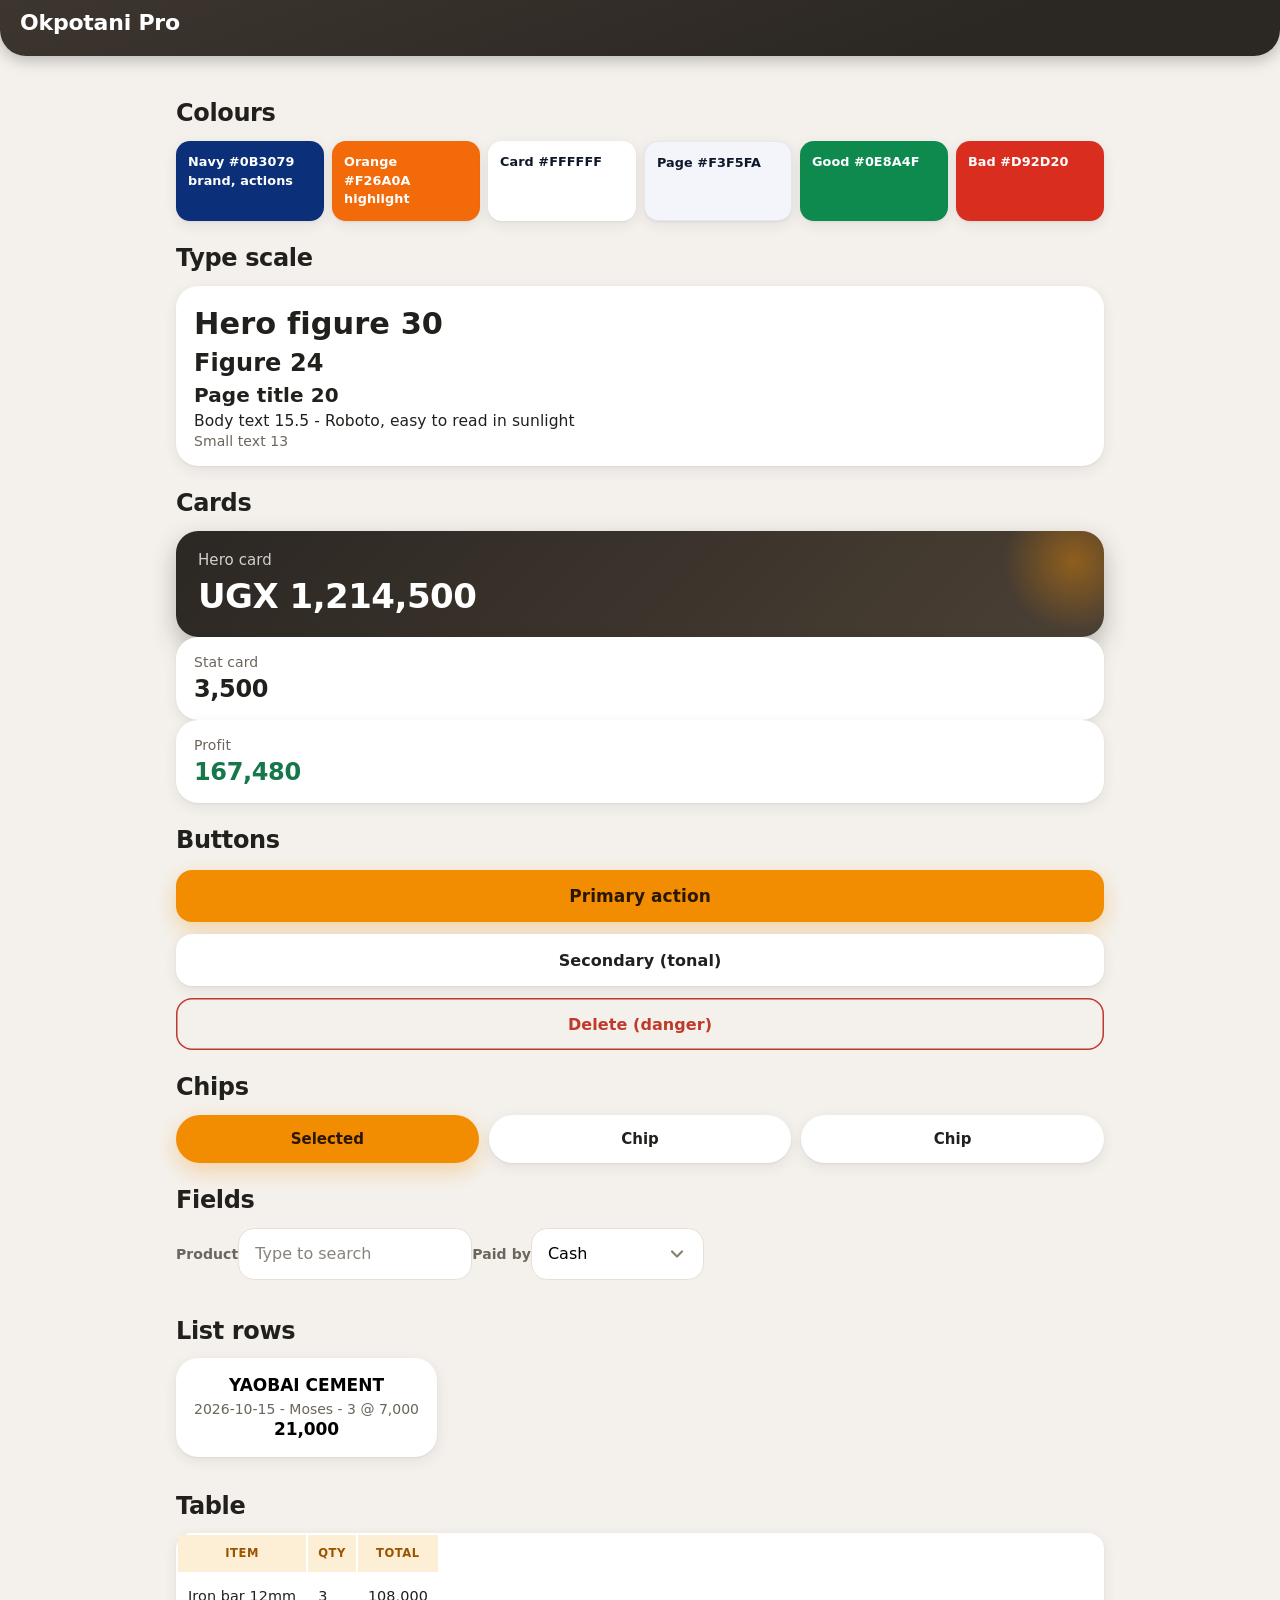
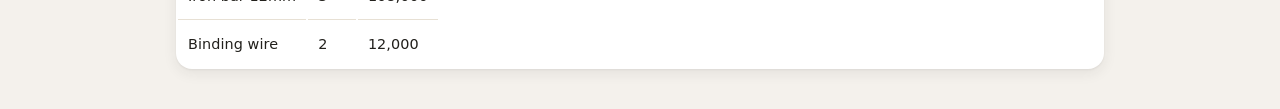
<file: style-guide.html>
<!DOCTYPE html><html lang="en"><head><meta charset="utf-8"><meta name="viewport" content="width=device-width,initial-scale=1">
<title>Okpotani Pro - style guide</title>
<style>:root{box-sizing:border-box}*{box-sizing:border-box}html,body{margin:0}body{display:block;background:var(--bg);color:var(--ink)}main{padding:16px 16px 40px;max-width:820px;margin:0 auto}
.sw{display:flex;gap:8px;flex-wrap:wrap}.sw div{flex:1 1 120px;border-radius:14px;padding:12px;font-size:.8rem;font-weight:600;min-height:64px;box-shadow:var(--shadow1)}</style>
<link rel="stylesheet" href="./theme.css"></head><body>
<header><h1>Okpotani Pro</h1><small>Design system v1 - colours, type and components</small></header>
<main>
<h2>Colours</h2><div class="sw"><div style="background:#0B3079;color:#fff">Navy #0B3079<br>brand, actions</div><div style="background:#F26A0A;color:#fff">Orange #F26A0A<br>highlight</div><div style="background:#fff;color:#0F172A">Card #FFFFFF</div><div style="background:#F3F5FA;color:#0F172A;border:1px solid #E3E8F1">Page #F3F5FA</div><div style="background:#0E8A4F;color:#fff">Good #0E8A4F</div><div style="background:#D92D20;color:#fff">Bad #D92D20</div></div>
<h2>Type scale</h2><div class="stat"><div style="font-size:1.9rem;font-weight:700">Hero figure 30</div><div style="font-size:1.5rem;font-weight:700">Figure 24</div><div style="font-size:1.25rem;font-weight:700">Page title 20</div><div style="font-size:.97rem">Body text 15.5 - Roboto, easy to read in sunlight</div><small>Small text 13</small></div>
<h2>Cards</h2><div class="cards"><div class="stat wide"><small>Hero card</small><span class="num">UGX 1,214,500</span></div><div class="stat"><small>Stat card</small><span class="num">3,500</span></div><div class="stat"><small>Profit</small><span class="num" style="color:var(--ok)">167,480</span></div></div>
<h2>Buttons</h2><button class="btn big">Primary action</button><button class="btn">Secondary (tonal)</button><button class="btn del">Delete (danger)</button>
<h2>Chips</h2><div class="seg"><button class="on">Selected</button><button>Chip</button><button>Chip</button></div>
<h2>Fields</h2><label>Product</label><input placeholder="Type to search"><label>Paid by</label><select><option>Cash</option><option>Mobile Money</option></select>
<h2>List rows</h2><button class="item"><span class="nm"><b>YAOBAI CEMENT</b><small>2026-10-15 - Moses - 3 @ 7,000</small></span><span class="pr">21,000</span></button>
<h2>Table</h2><div class="tw"><table><tr><th>Item</th><th>Qty</th><th>Total</th></tr><tr><td>Iron bar 12mm</td><td>3</td><td>108,000</td></tr><tr><td>Binding wire</td><td>2</td><td>12,000</td></tr></table></div>
</main></body></html>
</file>
<file: theme.css>
/* =====================================================================
   OKPOTANI HARDWARE - design system (theme.css)
   One file controls the whole look of the app: colours, type, shapes,
   shadows and motion. Delete the <link> to theme.css in index.html to go
   back to the plain look. Receipts, PDFs and printouts do not depend on it.

   COLOUR  Dark brown #2B2723 (header, hero)  |  Orange #F28C00 (actions, active)
   TYPE    Roboto / system UI.  Page title 22 | card label 17 | body 15.5 | grey note 14
   SHAPE   Corners 12 / 16 / 22 / 28.  Touch targets at least 44 px.
   SIZE    All sizes use rem, so Setup > Appearance > Text size scales them.
   ===================================================================== */

:root{
  --acc:#F28C00; --acc2:#F28C00; --accink:#2A1700; --acct:#9A5400;
  --bg:#F4F1EC; --card:#FFFFFF; --ink:#22201C; --mut:#6B655B; --line:#E7E0D4;
  --head:#2B2723; --head2:#3D362F; --headink:#fff; --ok:#16774B; --bad:#C0392B;
  --tint:#FDEED6; --ic:#2B2723; --ring:rgba(242,140,0,.38);
  --hero1:#2B2723; --hero2:#4B4034;
  --shadow1:0 1px 2px rgba(43,39,35,.06),0 4px 14px rgba(43,39,35,.08);
  --shadow2:0 8px 22px rgba(242,140,0,.30);
  --r-sm:12px; --r:16px; --r-lg:22px; --r-xl:28px;
  --ts:1;
  --font:Roboto,"Google Sans",system-ui,-apple-system,"Segoe UI",sans-serif;
  padding-top:0!important; padding-bottom:0!important;
}
@media(prefers-color-scheme:dark){:root:not([data-theme="light"]){
  --acc:#F28C00; --accink:#2A1700; --acct:#FFB454;
  --bg:#171513; --card:#242120; --ink:#EFEAE2; --mut:#A39B8D; --line:#3A3530;
  --head:#0F0E0D; --head2:#26211D; --headink:#fff; --ok:#4CC38A; --bad:#FF7A6B;
  --tint:#3A2A14; --ic:#FFB454; --ring:rgba(242,140,0,.45);
  --hero1:#34291E; --hero2:#1E1A16;
  --shadow1:0 1px 2px rgba(0,0,0,.4),0 4px 14px rgba(0,0,0,.28);
  --shadow2:0 8px 22px rgba(0,0,0,.5);
}}
:root[data-theme="dark"]{
  --acc:#F28C00; --accink:#2A1700; --acct:#FFB454;
  --bg:#171513; --card:#242120; --ink:#EFEAE2; --mut:#A39B8D; --line:#3A3530;
  --head:#0F0E0D; --head2:#26211D; --headink:#fff; --ok:#4CC38A; --bad:#FF7A6B;
  --tint:#3A2A14; --ic:#FFB454; --ring:rgba(242,140,0,.45);
  --hero1:#34291E; --hero2:#1E1A16;
  --shadow1:0 1px 2px rgba(0,0,0,.4),0 4px 14px rgba(0,0,0,.28);
  --shadow2:0 8px 22px rgba(0,0,0,.5);
}

/* ---------- Base type (kept as before so receipts inherit the same) ---------- */
html{font-size:calc(16px*var(--ts));-webkit-text-size-adjust:100%}
body{font:400 .96875rem/1.45 var(--font);letter-spacing:.005em;font-variant-numeric:tabular-nums;
  -webkit-tap-highlight-color:transparent;-webkit-font-smoothing:antialiased;background:var(--bg)}
button,input,select,textarea{font-family:inherit}
button{-webkit-tap-highlight-color:transparent;touch-action:manipulation}
.hide{display:none!important}
small{font-size:.875rem}
.rcp small,#pv small{font-size:.8125rem}

/* Headings inside the app */
h2{font-size:1.5rem;font-weight:800;letter-spacing:-.015em;margin:20px 0 10px;color:var(--ink)}
h3{font-size:1.125rem;font-weight:800;letter-spacing:-.005em;color:var(--ink);margin:26px 0 10px}
.sh{display:flex;align-items:center;justify-content:space-between;gap:10px;margin:26px 0 10px}
.sh h3{margin:0}
.lnk{min-height:44px;padding:0 6px;border:0;background:none;color:var(--acct);font-size:1rem;font-weight:700;cursor:pointer}
/* The price-list preview is a printout: keep its headings exactly as before */
#pv h2{font-size:1.25rem;font-weight:700;letter-spacing:-.01em}
#pv h3{font-size:.75rem;font-weight:700;letter-spacing:.08em;text-transform:uppercase}

/* ---------- Focus (keyboard) ---------- */
button:focus-visible,a:focus-visible,[role=button]:focus-visible,summary:focus-visible,select:focus-visible{outline:3px solid var(--acc);outline-offset:2px}
input:focus,select:focus,textarea:focus{outline:none;border-color:var(--acc);box-shadow:0 0 0 4px var(--ring)}
input:focus-visible,textarea:focus-visible{outline:none}

/* ---------- App bar ---------- */
header{position:relative;z-index:6;flex:none;display:grid;grid-template-columns:auto minmax(0,1fr) auto auto auto auto auto;
  grid-template-areas:"b t i u s c h" "b d i u s c h";align-items:center;column-gap:6px;row-gap:0;
  padding:calc(10px + env(safe-area-inset-top,0px)) calc(10px + env(safe-area-inset-right,0px)) 20px calc(14px + env(safe-area-inset-left,0px));
  background:linear-gradient(160deg,var(--head2) 0%,var(--head) 75%);color:var(--headink);
  border-radius:0 0 26px 26px;box-shadow:0 4px 16px rgba(0,0,0,.25)}
header h1{grid-area:t;margin:0;display:flex;align-items:center;gap:10px;min-width:0;
  font-size:1.375rem;font-weight:800;letter-spacing:-.01em;line-height:1.2;overflow-wrap:anywhere}
header h1:before{content:none}
header.home h1{font-size:1.125rem;letter-spacing:0}
header.home h1:before{content:"";flex:none;display:block;width:38px;height:38px;border-radius:50%;
  background:url("data:image/svg+xml;utf8,<svg xmlns='http://www.w3.org/2000/svg' viewBox='0 0 200 200'><circle cx='100' cy='100' r='98' fill='%23F28C00'/><circle cx='100' cy='100' r='86' fill='%232B2723'/><g transform='rotate(-42 100 100)'><rect x='94' y='58' width='12' height='84' rx='5' fill='%23F28C00'/><rect x='64' y='38' width='72' height='28' rx='5' fill='white'/></g><g transform='rotate(42 100 100)'><rect x='94' y='58' width='12' height='84' rx='5' fill='white'/><circle cx='100' cy='46' r='19' fill='white'/><rect x='94' y='26' width='12' height='22' rx='2' fill='%232B2723'/></g><circle cx='100' cy='102' r='9' fill='%23F28C00' stroke='%232B2723' stroke-width='3'/></svg>") center/contain no-repeat}
header small{grid-area:d;margin:2px 0 0;font-size:.8125rem;color:rgba(255,255,255,.72);line-height:1.25;
  white-space:nowrap;overflow:hidden;text-overflow:ellipsis}
header.home small{margin-left:48px}
header:not(.home) small{display:none}
#hback{grid-area:b;width:44px;height:44px;margin:0 0 0 -6px;padding:0;border:0;border-radius:50%;background:transparent;color:var(--acc);
  display:grid;place-items:center;cursor:pointer}
#hback svg{width:28px;height:28px;fill:none;stroke:currentColor;stroke-width:2.6;stroke-linecap:round;stroke-linejoin:round}
#installApp{position:static!important;grid-area:i;margin:0;height:40px!important;padding:0 14px!important;
  border:1.5px solid var(--acc)!important;border-radius:999px!important;background:transparent!important;
  color:#fff!important;font-size:.8125rem!important;font-weight:700!important}
#hb{position:static;grid-area:h;width:44px;height:44px;border:0;border-radius:50%;background:rgba(255,255,255,.12);color:#fff;
  font-size:1.125rem;font-weight:800;display:grid;place-items:center;cursor:pointer}
.ib{grid-area:s;width:44px;height:44px;display:grid;place-items:center;border:0;border-radius:50%;background:rgba(255,255,255,.12);color:#fff;
  position:relative;overflow:hidden;cursor:pointer}
#hc{grid-area:c}
#hb:active,.ib:active,#hback:active{background:rgba(255,255,255,.28)}
.ib svg{width:23px;height:23px;fill:none;stroke:currentColor;stroke-width:2;stroke-linecap:round;stroke-linejoin:round}

/* ---------- Page ---------- */
main{padding:20px calc(16px + env(safe-area-inset-right,0px)) 28px calc(16px + env(safe-area-inset-left,0px));max-width:960px;overscroll-behavior:contain}
@media(prefers-reduced-motion:no-preference){main{scroll-behavior:smooth}}
.empty{padding:30px 16px;color:var(--mut);text-align:center;font-size:1rem}

/* ---------- Summary cards ---------- */
.cards{gap:12px;margin-bottom:14px;grid-template-columns:repeat(2,minmax(0,1fr))}
@media(min-width:700px){.cards{grid-template-columns:repeat(4,minmax(0,1fr))}}
.stat{position:relative;overflow:hidden;background:var(--card);border:0;border-radius:var(--r-lg);padding:16px 18px;box-shadow:var(--shadow1);min-width:0}
.stat small{display:block;font-size:.875rem;font-weight:500;color:var(--mut);line-height:1.3}
.stat .num{display:block;margin-top:4px;font-size:1.5rem;font-weight:800;line-height:1.2;letter-spacing:-.015em;overflow-wrap:anywhere}
.stat[role=button]{cursor:pointer;transition:transform .12s,box-shadow .15s}
.stat[role=button]:active{transform:scale(.98)}
.stat.wide{grid-column:1/-1;background:linear-gradient(135deg,var(--hero1) 0%,var(--hero2) 100%);color:#fff;border:0;padding:20px 22px;box-shadow:0 10px 24px rgba(43,39,35,.3)}
.stat.wide small{color:rgba(255,255,255,.78);font-size:.9375rem}
.stat.wide .num{font-size:2.125rem;margin-top:6px}
.stat.wide:after{content:"";position:absolute;right:-40px;top:-40px;width:140px;height:140px;border-radius:50%;
  background:radial-gradient(closest-side,rgba(242,140,0,.42),transparent)}
.stat.wide a{color:#FFC06B}
.stat .ok,.stat .low{font-weight:800}
.pcb{grid-column:1/-1;background:var(--card);border-radius:var(--r-lg);padding:16px 18px 10px;box-shadow:var(--shadow1);margin:0 0 12px}
.cards>.pcb{margin:0}
.pcb label{margin:0 0 8px;font-size:1rem;color:var(--ink)}
.pcb input{margin-bottom:8px}
.pcr{display:flex;justify-content:space-between;align-items:flex-start;gap:12px;padding:12px 0;border-top:1px solid var(--line)}
.pcr b{display:block;font-size:1.0625rem}
.pcr small{display:block;color:var(--mut)}
.pcp{text-align:right;font-size:1.125rem;font-weight:800;white-space:nowrap}
.pcp small{font-size:.8125rem;font-weight:500}

/* ---------- Quick-access tiles (Home) ---------- */
.tiles{display:grid;grid-template-columns:repeat(4,minmax(0,1fr));gap:10px;margin:0 0 6px}
.tile{position:relative;display:flex;flex-direction:column;align-items:center;gap:8px;min-height:92px;padding:14px 4px 10px;border:0;border-radius:var(--r-lg);
  background:var(--card);box-shadow:var(--shadow1);color:var(--ink);font-size:.8125rem;font-weight:700;line-height:1.2;text-align:center;cursor:pointer;
  overflow:hidden;transition:transform .12s}
.tile:active{transform:scale(.96)}
.tile .ti{display:grid;place-items:center;width:44px;height:44px;border-radius:14px;background:var(--tint);color:var(--ic)}
.tile .ti svg{width:25px;height:25px;fill:none;stroke:currentColor;stroke-width:1.8;stroke-linecap:round;stroke-linejoin:round}
.tile .bd{position:absolute;top:6px;right:6px;min-width:22px;height:22px;padding:0 6px;border-radius:11px;background:var(--acc);color:var(--accink);font-size:.75rem;font-weight:800;line-height:22px;text-align:center}
@media(max-width:340px){.tiles{grid-template-columns:repeat(3,minmax(0,1fr))}}

/* ---------- List cards: name left, amount right, date underneath ---------- */
.item{position:relative;overflow:hidden;align-items:flex-start;gap:14px;border:0;border-radius:var(--r-lg);padding:16px 18px;margin-bottom:12px;
  background:var(--card);box-shadow:var(--shadow1);min-height:64px;transition:transform .1s}
.item:active{transform:scale(.99)}
.item b{font-size:1.0625rem;font-weight:700;line-height:1.3;letter-spacing:0}
.item .nm small{display:block;margin-top:3px;font-size:.875rem;line-height:1.35;color:var(--mut)}
.pr{font-size:1.0625rem;font-weight:800;letter-spacing:-.005em;line-height:1.3}
.pr small{display:block;font-size:.8125rem;font-weight:500;margin-top:2px}
.pr.in{color:var(--ok)}
.pr.out{color:var(--bad)}
.low{color:var(--bad);font-weight:700}
.ok{color:var(--ok)}
.item.row{align-items:center;min-height:72px}
.item.row b{font-size:1.125rem}
.ri{flex:none;display:grid;place-items:center;width:46px;height:46px;border-radius:14px;background:var(--tint);color:var(--ic)}
.ri svg{width:26px;height:26px;fill:none;stroke:currentColor;stroke-width:1.8;stroke-linecap:round;stroke-linejoin:round}
.chev{flex:none;display:grid;place-items:center;color:var(--acc)}
.chev svg{width:24px;height:24px;fill:none;stroke:currentColor;stroke-width:2.4;stroke-linecap:round;stroke-linejoin:round}

.jd{display:block;margin:0 0 14px;padding:14px 16px;border-radius:var(--r);background:var(--tint);color:var(--ink);font-size:.9375rem;line-height:1.45}
#md .jd{margin-top:4px}


/* ---------- Cart lines: whole products and bits ---------- */
.qty .ql{display:block;flex:1;min-width:0;margin:0;font-size:.8125rem;font-weight:600;color:var(--mut)}
.qty .ql input{margin:4px 0 0}
.bdg{display:inline-block;vertical-align:middle;margin-left:6px;padding:2px 9px;border-radius:999px;background:var(--acc);color:var(--accink);font-size:.6875rem;font-weight:800;letter-spacing:.06em}
.ck{display:flex;flex-wrap:wrap;gap:4px 18px;margin-top:4px}
.lnk2{display:inline-block;padding:10px 0;font-size:.9375rem;font-weight:700;color:var(--acct);text-decoration:none}

/* ---------- Buttons ---------- */
.btn{position:relative;overflow:hidden;display:block;width:100%;min-height:52px;margin-top:12px;padding:13px 18px;border:0;border-radius:var(--r);
  background:var(--card);color:var(--ink);box-shadow:var(--shadow1);font-size:1rem;font-weight:700;letter-spacing:.005em;transition:transform .1s}
.btn:active{transform:scale(.985)}
.btn.big{background:var(--acc);color:var(--accink);border:0;font-size:1.0625rem;font-weight:800;box-shadow:var(--shadow2)}
.btn.del{background:transparent;color:var(--bad);box-shadow:inset 0 0 0 1.5px var(--bad)}

/* ---------- Forms ---------- */
label{margin:10px 0 6px;font-size:.875rem;font-weight:700;letter-spacing:.005em;color:var(--mut)}
input,select,textarea{min-height:52px;margin:0 0 14px;padding:13px 16px;border:1.5px solid var(--line);border-radius:var(--r);
  background:var(--card);font-size:1rem;transition:border-color .15s,box-shadow .15s}
textarea{min-height:100px;line-height:1.4}
input,select,textarea{min-width:0;max-width:100%}
input[type=date],input[type=month],input[type=time]{padding:12px 12px;font-size:1rem}
div[style*="flex:1"]{min-width:0}
input[type=checkbox],input[type=radio]{width:22px;height:22px;min-height:0;margin:0;accent-color:var(--acc)}
.chk input{width:22px}
input[type=file]{min-height:0;padding:12px 14px;font-size:.9375rem}
input::placeholder,textarea::placeholder{color:var(--mut);opacity:.8}
select{appearance:none;-webkit-appearance:none;padding-right:44px;
  background-image:url("data:image/svg+xml;utf8,<svg xmlns='http://www.w3.org/2000/svg' width='20' height='20' viewBox='0 0 24 24' fill='none' stroke='%238A8070' stroke-width='2.6' stroke-linecap='round' stroke-linejoin='round'><path d='m6 9 6 6 6-6'/></svg>");
  background-repeat:no-repeat;background-position:right 16px center}
.qty{gap:10px}
.qty input{min-height:48px;padding:8px 12px;margin:0}

/* ---------- Tabs ---------- */
.seg{display:grid;grid-template-columns:repeat(auto-fit,minmax(112px,1fr));gap:10px;margin-bottom:14px}
.seg button{position:relative;overflow:hidden;min-height:48px;padding:8px 8px;border:0;border-radius:999px;background:var(--card);box-shadow:var(--shadow1);
  color:var(--ink);font-size:.9375rem;font-weight:700;line-height:1.2;white-space:normal;display:flex;align-items:center;justify-content:center;gap:4px;text-align:center;
  transition:background .15s,color .15s}
.seg button.on{background:var(--acc);color:var(--accink);box-shadow:var(--shadow2)}
.seg.tabs{position:relative;display:flex;flex-wrap:nowrap;gap:8px;overflow-x:auto;margin:0 -16px 16px;padding:2px 16px 8px;scrollbar-width:none;-webkit-overflow-scrolling:touch}
.seg.tabs::-webkit-scrollbar{display:none}
.seg.tabs button{flex:none;min-height:46px;padding:8px 20px;background:transparent;box-shadow:none;color:var(--mut);font-size:1rem;white-space:nowrap}
.seg.tabs button.on{background:var(--acc);color:var(--accink);box-shadow:var(--shadow2)}

/* ---------- Bottom navigation ---------- */
nav{flex:none;position:relative;z-index:6;padding:8px calc(8px + env(safe-area-inset-right,0px)) calc(8px + env(safe-area-inset-bottom,0px)) calc(8px + env(safe-area-inset-left,0px));
  background:var(--card);border-top:0;border-radius:24px 24px 0 0;box-shadow:0 -4px 18px rgba(43,39,35,.12)}
nav button{position:relative;overflow:hidden;min-height:64px;border:0;border-top:0;background:none;padding:2px 0;color:var(--mut);
  font-size:.75rem;font-weight:600;letter-spacing:.01em;cursor:pointer}
nav button .ni{display:flex;align-items:center;justify-content:center;width:62px;height:34px;margin:0 auto 3px;border-radius:999px;font-size:0;transition:background .2s,color .2s}
nav button .ni svg{width:25px;height:25px;fill:none;stroke:currentColor;stroke-width:1.9;stroke-linecap:round;stroke-linejoin:round}
nav button.on{color:var(--ink);border-top-color:transparent}
nav button.on .ni{background:var(--acc);color:var(--accink)}
nav button.on .ni svg{stroke-width:2.2}
nav button.on .nl{font-weight:800}
nav button .nl{display:block;line-height:1.2}

/* ---------- Floating buttons: moved into the app bar ---------- */
#cb,body #gsb{display:none!important}

/* ---------- Bottom sheet (pop-ups) ---------- */
#md{background:rgba(20,16,12,.6);-webkit-backdrop-filter:blur(2px);backdrop-filter:blur(2px)}
#md>div{max-width:560px;max-height:92%;padding:24px 18px calc(18px + env(safe-area-inset-bottom,0px));background:var(--bg);
  border-radius:var(--r-xl) var(--r-xl) 0 0;box-shadow:0 -10px 30px rgba(0,0,0,.3);position:relative}
#md>div:before{content:"";position:absolute;left:50%;top:9px;width:40px;height:5px;margin-left:-20px;border-radius:5px;background:var(--line)}
#md h2:first-child{margin-top:6px}

/* ---------- Message box (alerts and questions, no website name) ---------- */
#dlg{background:rgba(20,16,12,.6);-webkit-backdrop-filter:blur(2px);backdrop-filter:blur(2px)}
#dlg>div{max-width:400px;border-radius:var(--r-xl);padding:24px 22px 18px;box-shadow:0 18px 48px rgba(0,0,0,.4)}
#dlg p{margin:0 0 22px;font-size:1.0625rem;line-height:1.5;font-weight:500}
#dlg .dr{gap:12px}
#dlg .dr button{flex:1;min-width:0;min-height:52px;padding:12px 16px;border:0;border-radius:var(--r);background:var(--tint);color:var(--ink);font-size:1rem;font-weight:700}
#dlg .dr button.ok{background:var(--acc);color:var(--accink);box-shadow:var(--shadow2)}

/* ---------- Full-screen cart / receipt editor ---------- */
#cfs{padding-top:0;background:var(--bg)}
#cfs .cft{gap:12px;padding:calc(12px + env(safe-area-inset-top,0px)) calc(14px + env(safe-area-inset-right,0px)) 18px calc(16px + env(safe-area-inset-left,0px));
  background:linear-gradient(160deg,var(--head2) 0%,var(--head) 75%);border-radius:0 0 26px 26px;box-shadow:0 4px 16px rgba(0,0,0,.25)}
#cfs .cft b{font-size:1.375rem;font-weight:800;letter-spacing:-.01em;line-height:1.2}
#cfs .cft .btn{width:auto;min-height:46px;margin:0;padding:10px 18px;border-radius:999px;background:var(--acc);color:var(--accink);box-shadow:none;font-size:.9375rem;font-weight:800}
#cfs .cfb{padding:18px 16px calc(24px + env(safe-area-inset-bottom,0px))}

/* ---------- Snackbar ---------- */
#ts{bottom:calc(104px + env(safe-area-inset-bottom,0px));padding:13px 22px;border-radius:16px;background:#2B2723;color:#fff;
  font-size:.9375rem;font-weight:600;box-shadow:0 8px 24px rgba(0,0,0,.4)}

/* ---------- Tables (same base rules as before so receipts are unchanged) ---------- */
.tw{border-radius:var(--r);box-shadow:var(--shadow1);background:var(--card)}
table{font-size:.84rem;background:transparent}
th{padding:10px 10px;background:var(--tint);color:var(--acct);font-size:.72rem;font-weight:700;letter-spacing:.05em;text-transform:uppercase;border-bottom:0}
td{padding:9px 10px;border-bottom:1px solid var(--line)}
tr:last-child td{border-bottom:0}
.tw table{font-size:.9rem}
.tw td{padding:12px 10px}
.tw tr.tap td:first-child{color:var(--acct)}

/* ---------- Section cards (Money, Stock, Setup pages) ---------- */
.fxg{gap:12px}
.fx{position:relative;background:var(--card);border:0;border-radius:var(--r-lg);padding:16px 12px 12px;box-shadow:var(--shadow1);cursor:pointer}
.fx-e{display:grid;place-items:center;width:54px;height:54px;margin-bottom:4px;border-radius:17px;background:var(--tint);color:var(--ic);font-size:1.75rem;line-height:1}
.fx-e svg{width:28px;height:28px;fill:none;stroke:currentColor;stroke-width:1.8;stroke-linecap:round;stroke-linejoin:round}
.fx b{margin-top:6px;font-size:1.0625rem;font-weight:800;line-height:1.25}
.fx-d{display:none}
.fx-n{font-size:1.375rem;font-weight:800;letter-spacing:-.01em;margin-top:4px}
.fx-n small{font-size:.8125rem;font-weight:500;color:var(--mut)}
.fx-a{gap:8px;padding-top:12px}
.fx-a button{position:relative;overflow:hidden;min-height:44px;padding:6px 8px;border:0;border-radius:14px;background:var(--tint);color:var(--ink);
  font-size:.875rem;font-weight:700;line-height:1.15;white-space:normal;text-overflow:clip}
.fx-a button:first-child{background:var(--acc);color:var(--accink)}

/* ---------- Help guide ---------- */
details{border:0;border-radius:var(--r);box-shadow:var(--shadow1);padding:0 18px;margin-bottom:12px}
summary{padding:16px 0;font-size:1.0625rem;font-weight:700;min-height:48px}
details[open] summary{color:var(--acct)}
details p,details li{font-size:1rem}

/* ---------- Misc ---------- */
.bars div{background:var(--acc);border-radius:6px 6px 0 0}
.bars{height:110px}
.lab small{font-size:.75rem}
.chk{gap:12px}
.kp button{min-height:60px;border:0;border-radius:var(--r);background:var(--card);box-shadow:var(--shadow1);font-size:1.25rem;font-weight:700}
.kp .op{background:var(--acc);color:var(--accink)}
.kp .fn{color:var(--bad)}

/* ---------- Ripple (touch feedback) ---------- */
.rip{position:absolute;border-radius:50%;background:currentColor;opacity:.16;transform:scale(0);pointer-events:none;
  animation:rip .55s ease-out forwards}
@keyframes rip{to{transform:scale(1);opacity:0}}
@media(prefers-reduced-motion:reduce){.rip{display:none}.stat[role=button],.tile,.item,.btn{transition:none}}

/* ---------- Wide screens (tablet / computer) ---------- */
@media(min-width:860px){
  nav{max-width:560px;margin:0 auto 10px;border-radius:22px;width:100%}
  main{padding-bottom:40px}
  .tiles{grid-template-columns:repeat(8,minmax(0,1fr))}
}

/* ---------- Printing keeps receipts and reports as they were ---------- */
@media print{header,nav{display:none!important}}

/* ---------- Daily closing and profit report ---------- */
.den{display:grid;grid-template-columns:78px 56px minmax(0,1fr) 56px;gap:8px;align-items:center;margin-bottom:8px}
.den b{font-size:1rem}
.den button{min-height:52px;border:1.5px solid var(--line);border-radius:var(--r-sm);background:var(--card);font-size:1.5rem;font-weight:800;color:var(--ink)}
.den button:active{background:var(--tint)}
.den input{margin:0;text-align:center;min-height:52px;font-size:1.2rem;font-weight:700}
.den .ds{grid-column:1/-1;text-align:right;margin-top:-4px}

/* =====================================================================
   DESKTOP LAYOUT  (Setup > Appearance > Screen layout, or More > Desktop layout)
   Side menu on the left, wide pages, two-column lists, centred pop-ups.
   Automatic mode switches to this on screens 900 px wide or more.
   Screen only: printing and PDFs are not affected.
   ===================================================================== */
@media screen{
html[data-layout=desktop] body{display:grid;grid-template-columns:264px minmax(0,1fr);grid-template-rows:auto minmax(0,1fr);grid-template-areas:"nav head" "nav main"}
html[data-layout=desktop] header{grid-area:head;border-radius:0;padding:16px 32px;box-shadow:0 2px 12px rgba(0,0,0,.2)}
html[data-layout=desktop] header h1{font-size:1.5rem}
html[data-layout=desktop] header.home h1{font-size:1.25rem}
html[data-layout=desktop] main{grid-area:main;display:grid;grid-template-columns:repeat(2,minmax(0,1fr));gap:0 20px;align-content:start;width:auto;max-width:none;margin:0;
  padding:28px max(32px,calc((100% - 1180px)/2)) 48px}
html[data-layout=desktop] main>*{grid-column:1/-1;min-width:0}
html[data-layout=desktop] main>.item{grid-column:auto}
html[data-layout=desktop] main>input,html[data-layout=desktop] main>select,html[data-layout=desktop] main>textarea,html[data-layout=desktop] main>label{max-width:640px}
html[data-layout=desktop] main>.btn{width:auto;min-width:260px;justify-self:start}
html[data-layout=desktop] #gd{max-width:820px}
html[data-layout=desktop] .cards{grid-template-columns:repeat(4,minmax(0,1fr))}
html[data-layout=desktop] .tiles{grid-template-columns:repeat(8,minmax(0,1fr))}
html[data-layout=desktop] .fxg{grid-template-columns:repeat(auto-fill,minmax(230px,1fr))}
html[data-layout=desktop] .seg:not(.tabs){grid-template-columns:repeat(auto-fit,minmax(150px,220px))}
html[data-layout=desktop] .seg.tabs{flex-wrap:wrap;overflow:visible;margin:0 0 18px;padding:2px 0 8px}
html[data-layout=desktop] .item:hover,html[data-layout=desktop] .tile:hover,html[data-layout=desktop] .fx:hover,html[data-layout=desktop] .stat[role=button]:hover{transform:translateY(-2px);box-shadow:0 10px 26px rgba(43,39,35,.18)}

/* side menu */
html[data-layout=desktop] nav{grid-area:nav;display:flex;flex-direction:column;gap:4px;padding:22px 14px 16px;background:var(--head);border-radius:0;box-shadow:2px 0 14px rgba(0,0,0,.22);overflow-y:auto}
html[data-layout=desktop] nav:before{content:"OKPOTANI HARDWARE";display:block;margin:0 0 12px;padding:6px 12px 18px;border-bottom:1px solid rgba(255,255,255,.14);
  color:#fff;font-size:.9375rem;font-weight:800;letter-spacing:.07em;line-height:1.3}
html[data-layout=desktop] nav button{display:flex;flex-direction:row;align-items:center;justify-content:flex-start;gap:14px;flex:none;min-height:50px;padding:6px 14px;border-radius:14px;
  color:rgba(255,255,255,.8);font-size:1rem;font-weight:700;text-align:left}
html[data-layout=desktop] nav button .ni{flex:none;width:28px;height:28px;margin:0;border-radius:0;background:none}
html[data-layout=desktop] nav button:hover{background:rgba(255,255,255,.09)}
html[data-layout=desktop] nav button.on{background:var(--acc);color:var(--accink)}
html[data-layout=desktop] nav button.on .ni{background:none;color:var(--accink)}
html[data-layout=desktop] nav button.lay{margin-top:auto;border:1.5px solid rgba(255,255,255,.22)}
html[data-layout=desktop] nav button:focus-visible{outline-color:#fff}

/* pop-ups become centred panels */
html[data-layout=desktop] #md{align-items:center;padding:24px}
html[data-layout=desktop] #md>div{max-width:680px;max-height:90%;border-radius:var(--r-xl);padding:28px 26px}
html[data-layout=desktop] #md>div:before{display:none}
html[data-layout=desktop] #cfs .cfb{max-width:860px}
html[data-layout=desktop] #cfs .cft{padding-left:max(24px,calc((100% - 860px)/2));padding-right:max(24px,calc((100% - 860px)/2))}
html[data-layout=desktop] #ts{bottom:28px}

/* narrow window in desktop layout: the side menu shrinks to icons */
@media(max-width:899px){
 html[data-layout=desktop] body{grid-template-columns:78px minmax(0,1fr)}
 html[data-layout=desktop] nav{padding:14px 8px}
 html[data-layout=desktop] nav:before{content:"OKP";padding:6px 0 14px;text-align:center;font-size:.8125rem}
 html[data-layout=desktop] nav button{justify-content:center;padding:6px 0}
 html[data-layout=desktop] nav button .nl{display:none}
 html[data-layout=desktop] header{padding:12px 16px}
 html[data-layout=desktop] main{grid-template-columns:minmax(0,1fr);padding:20px 16px 40px}
 html[data-layout=desktop] main>.item{grid-column:1/-1}
 html[data-layout=desktop] .cards{grid-template-columns:repeat(2,minmax(0,1fr))}
 html[data-layout=desktop] .tiles{grid-template-columns:repeat(4,minmax(0,1fr))}
}
}
</file>
